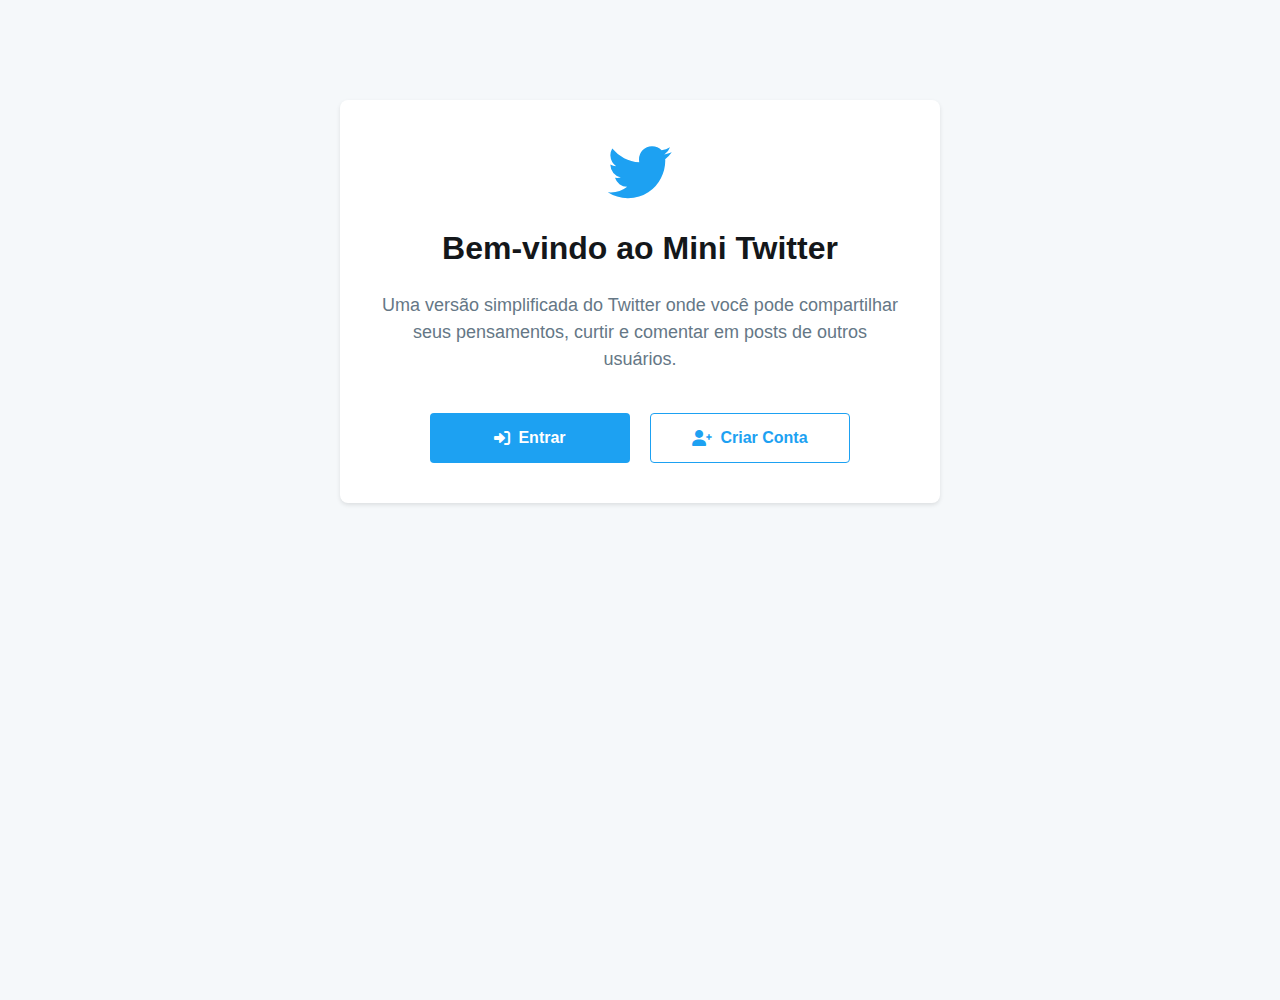
<file: index.html>
<!DOCTYPE html>
<html lang="pt-BR">
<head>
    <meta charset="UTF-8">
    <meta name="viewport" content="width=device-width, initial-scale=1.0">
    <meta name="description" content="Mini Twitter - Uma versão simplificada do Twitter">
    <title>Mini Twitter</title>
    
    <!-- CSS -->
    <link rel="stylesheet" href="css/reset.css">
    <link rel="stylesheet" href="css/style.css">
    <!-- Font Awesome -->
    <link rel="stylesheet" href="https://cdnjs.cloudflare.com/ajax/libs/font-awesome/6.0.0/css/all.min.css">
</head>
<body>
    <main class="container">
        <div class="welcome-container">
            <div class="welcome-header">
                <i class="fab fa-twitter"></i>
                <h1>Bem-vindo ao Mini Twitter</h1>
                <p>Uma versão simplificada do Twitter onde você pode compartilhar seus pensamentos, curtir e comentar em posts de outros usuários.</p>
            </div>
            <div class="welcome-actions">
                <a href="login.html" class="btn btn-primary">
                    <i class="fas fa-sign-in-alt"></i>
                    Entrar
                </a>
                <a href="register.html" class="btn btn-secondary">
                    <i class="fas fa-user-plus"></i>
                    Criar Conta
                </a>
            </div>
        </div>
    </main>

    <!-- Scripts -->
    <script type="module">
        import { Storage } from './js/repositories/storage.js';

        document.addEventListener('DOMContentLoaded', () => {
            // Verificar se o usuário já está autenticado
            const token = Storage.getToken();
            if (token) {
                window.location.replace('feed.html');
            }
        });
    </script>
</body>
</html>
</file>
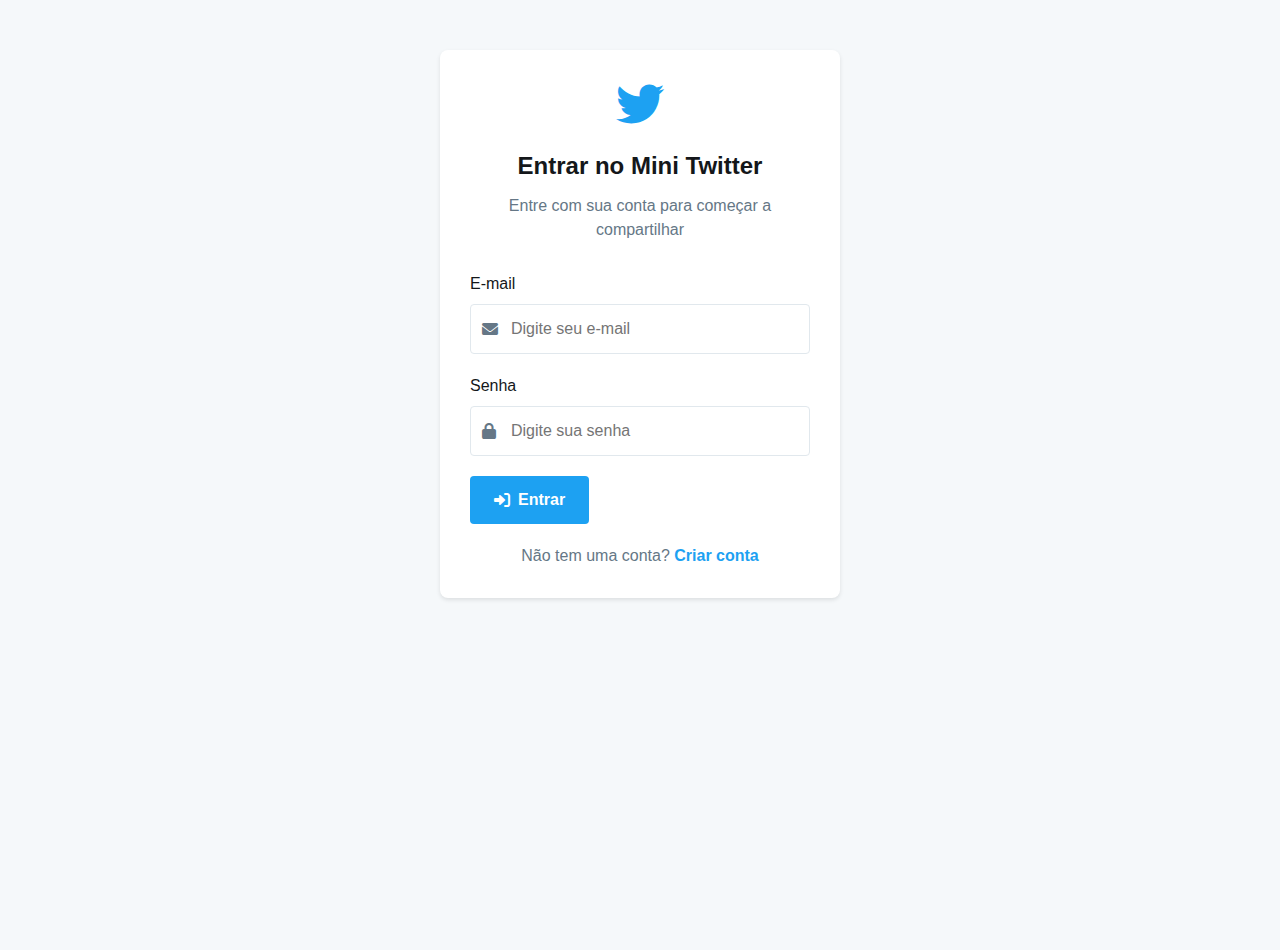
<file: feed.html>
<!DOCTYPE html>
<html lang="pt-BR">
<head>
    <meta charset="UTF-8">
    <meta name="viewport" content="width=device-width, initial-scale=1.0">
    <meta name="description" content="Mini Twitter - Feed">
    <title>Feed - Mini Twitter</title>
    
    <!-- CSS -->
    <link rel="stylesheet" href="css/reset.css">
    <link rel="stylesheet" href="css/style.css">
    <!-- Font Awesome -->
    <link rel="stylesheet" href="https://cdnjs.cloudflare.com/ajax/libs/font-awesome/6.0.0/css/all.min.css">
    <style>
        .feed-container {
            max-width: 600px;
            margin: 20px auto;
            padding: 20px;
        }

        .post-form {
            background-color: #fff;
            padding: 20px;
            border-radius: 8px;
            box-shadow: 0 2px 4px rgba(0, 0, 0, 0.1);
            margin-bottom: 20px;
        }

        .post-form textarea {
            width: 100%;
            min-height: 100px;
            padding: 12px;
            border: 1px solid var(--border-color);
            border-radius: 4px;
            font-size: 16px;
            resize: vertical;
            margin-bottom: 10px;
        }

        .post-form textarea:focus {
            border-color: var(--primary-color);
            outline: none;
        }

        .post-form .char-count {
            text-align: right;
            color: var(--text-color);
            font-size: 14px;
            margin-bottom: 10px;
        }

        .post-form .char-count.warning {
            color: var(--warning-color);
        }

        .post-form .char-count.error {
            color: var(--error-color);
        }

        .post-form button {
            width: 100%;
            padding: 12px;
            background-color: var(--primary-color);
            color: white;
            border: none;
            border-radius: 4px;
            font-size: 16px;
            font-weight: 600;
            cursor: pointer;
            transition: background-color 0.3s;
        }

        .post-form button:hover {
            background-color: #1991DA;
        }

        .post-form button:disabled {
            background-color: var(--border-color);
            cursor: not-allowed;
        }

        .posts-container {
            display: flex;
            flex-direction: column;
            gap: 20px;
        }

        .post {
            background-color: #fff;
            padding: 20px;
            border-radius: 8px;
            box-shadow: 0 2px 4px rgba(0, 0, 0, 0.1);
        }

        .post-header {
            display: flex;
            justify-content: space-between;
            align-items: center;
            margin-bottom: 10px;
        }

        .post-info {
            display: flex;
            flex-direction: column;
        }

        .post-author {
            font-weight: 600;
            color: var(--text-color);
        }

        .post-date {
            font-size: 14px;
            color: var(--text-muted);
        }

        .post-content {
            margin-bottom: 15px;
            line-height: 1.5;
        }

        .post-actions {
            display: flex;
            gap: 15px;
        }

        .post-actions button {
            background: none;
            border: none;
            color: var(--text-muted);
            cursor: pointer;
            display: flex;
            align-items: center;
            gap: 5px;
            transition: color 0.3s;
        }

        .post-actions button:hover {
            color: var(--primary-color);
        }

        .post-actions button.liked {
            color: var(--error-color);
        }

        .post-comments {
            margin-top: 15px;
            padding-top: 15px;
            border-top: 1px solid var(--border-color);
        }

        .comment {
            padding: 10px;
            background-color: var(--bg-light);
            border-radius: 4px;
            margin-bottom: 10px;
        }

        .comment-author {
            font-weight: 600;
            margin-bottom: 5px;
        }

        .loading {
            text-align: center;
            padding: 20px;
            color: var(--primary-color);
        }

        .error-message {
            background-color: var(--error-color);
            color: white;
            padding: 10px;
            border-radius: 4px;
            margin-bottom: 20px;
        }

        .success-message {
            background-color: var(--success-color);
            color: white;
            padding: 10px;
            border-radius: 4px;
            margin-bottom: 20px;
        }

        .no-posts {
            text-align: center;
            padding: 40px;
            color: var(--text-muted);
        }

        .no-posts i {
            font-size: 48px;
            margin-bottom: 10px;
        }
    </style>
</head>
<body>
    <header class="header">
        <nav class="nav container">
            <a href="feed.html" class="logo">
                <i class="fab fa-twitter"></i>
                Mini Twitter
            </a>
            <div class="nav-links">
                <a href="feed.html" class="nav-link active">
                    <i class="fas fa-home"></i>
                    Feed
                </a>
                <a href="profile.html" class="nav-link">
                    <i class="fas fa-user"></i>
                    Perfil
                </a>
                <button id="logoutBtn" class="btn btn-danger">
                    <i class="fas fa-sign-out-alt"></i>
                    Sair
                </button>
            </div>
        </nav>
    </header>

    <main class="container">
        <div class="feed-container">
            <form id="postForm" class="post-form">
                <textarea 
                    id="postContent"
                    placeholder="O que está acontecendo?" 
                    maxlength="280"
                    required
                ></textarea>
                <div class="char-count">280 caracteres restantes</div>
                <button type="submit" class="btn btn-primary">
                    <i class="fas fa-paper-plane"></i>
                    Publicar
                </button>
            </form>

            <div id="postsContainer" class="posts-container">
                <!-- Posts serão inseridos aqui via JavaScript -->
            </div>
        </div>
    </main>

    <!-- Scripts -->
    <script type="module">
        import { PostController } from './js/controllers/postController.js';
        import { Storage } from './js/repositories/storage.js';

        document.addEventListener('DOMContentLoaded', () => {
            // Verifica se o usuário está autenticado
            const token = Storage.getToken();
            if (!token) {
                window.location.replace('login.html');
                return;
            }

            // Inicializa o controlador de posts
            new PostController();

            // Configura o botão de logout
            const logoutBtn = document.getElementById('logoutBtn');
            if (logoutBtn) {
                logoutBtn.addEventListener('click', () => {
                    Storage.clear();
                    window.location.replace('login.html');
                });
            }
        });
    </script>
</body>
</html>
</file>
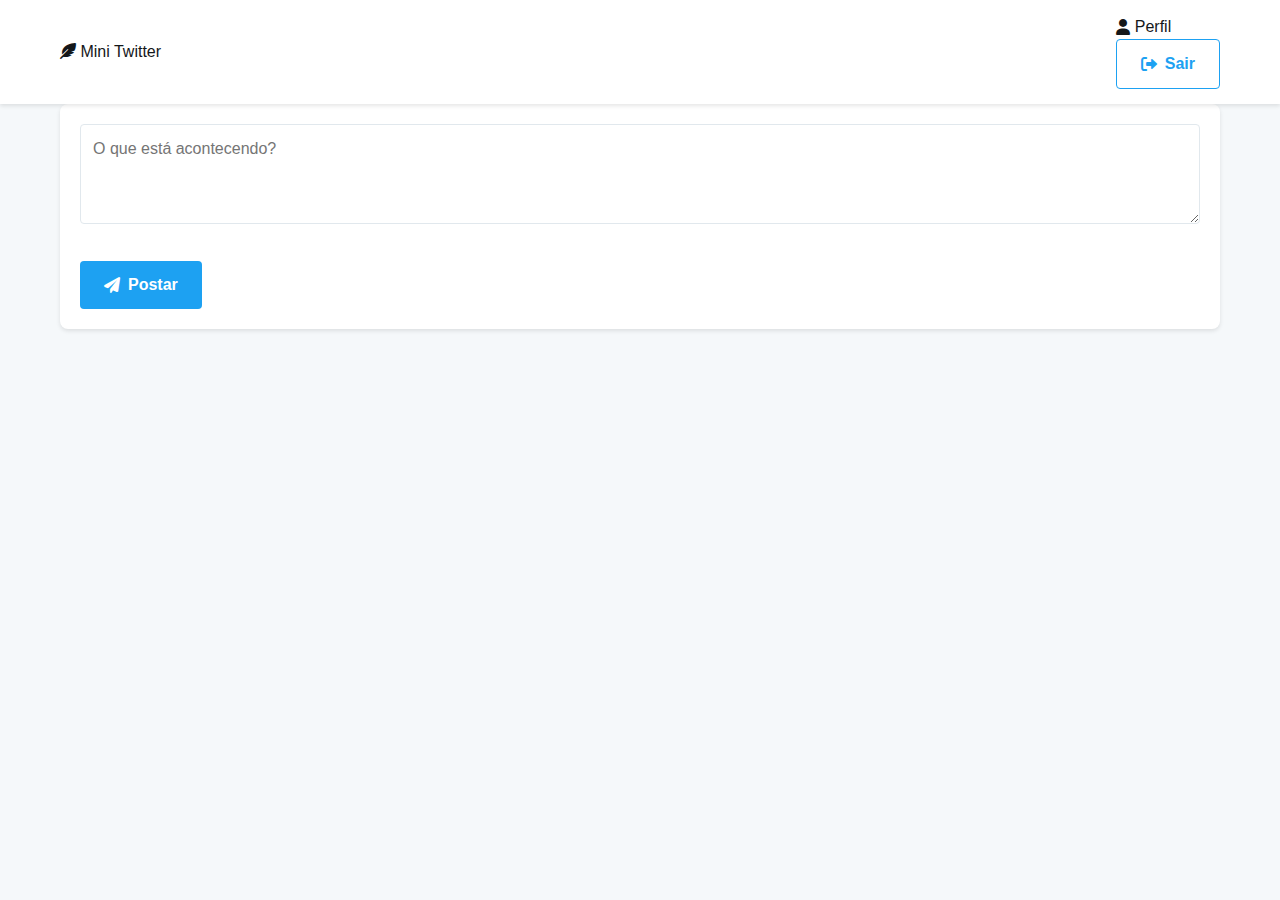
<file: home.html>
<!DOCTYPE html>
<html lang="pt-BR">
<head>
    <meta charset="UTF-8">
    <meta name="viewport" content="width=device-width, initial-scale=1.0">
    <meta name="description" content="Mini Twitter - Home">
    <title>Home - Mini Twitter</title>
    
    <!-- CSS -->
    <link rel="stylesheet" href="css/reset.css">
    <link rel="stylesheet" href="css/style.css">
    <!-- Font Awesome -->
    <link rel="stylesheet" href="https://cdnjs.cloudflare.com/ajax/libs/font-awesome/6.0.0/css/all.min.css">
</head>
<body>
    <header class="header">
        <div class="container">
            <nav class="nav">
                <a href="home.html" class="nav-logo">
                    <i class="fas fa-feather-alt"></i>
                    Mini Twitter
                </a>
                <div class="nav-menu">
                    <a href="profile.html" class="nav-link">
                        <i class="fas fa-user"></i>
                        Perfil
                    </a>
                    <button id="logoutBtn" class="btn btn-secondary">
                        <i class="fas fa-sign-out-alt"></i>
                        Sair
                    </button>
                </div>
            </nav>
        </div>
    </header>

    <main class="container">
        <div class="content-wrapper">
            <div class="post-form-container">
                <form id="postForm" class="post-form">
                    <div class="form-group">
                        <textarea id="postContent" class="form-control" placeholder="O que está acontecendo?" required></textarea>
                    </div>
                    <button type="submit" class="btn btn-primary">
                        <i class="fas fa-paper-plane"></i>
                        Postar
                    </button>
                </form>
            </div>

            <div id="postsList" class="posts-list">
                <!-- Posts will be loaded here -->
            </div>
        </div>
    </main>

    <!-- Scripts -->
    <script type="module">
        import PostController from './js/controllers/postController.js';
        import AuthController from './js/controllers/authController.js';
        import { storage } from './js/repositories/storage.js';

        document.addEventListener('DOMContentLoaded', () => {
            new PostController();
            new AuthController();

            // Configura o botão de logout
            const logoutBtn = document.getElementById('logoutBtn');
            if (logoutBtn) {
                logoutBtn.addEventListener('click', () => {
                    storage.clearUserData();
                    window.location.href = 'login.html';
                });
            }
        });
    </script>
</body>
</html>
</file>
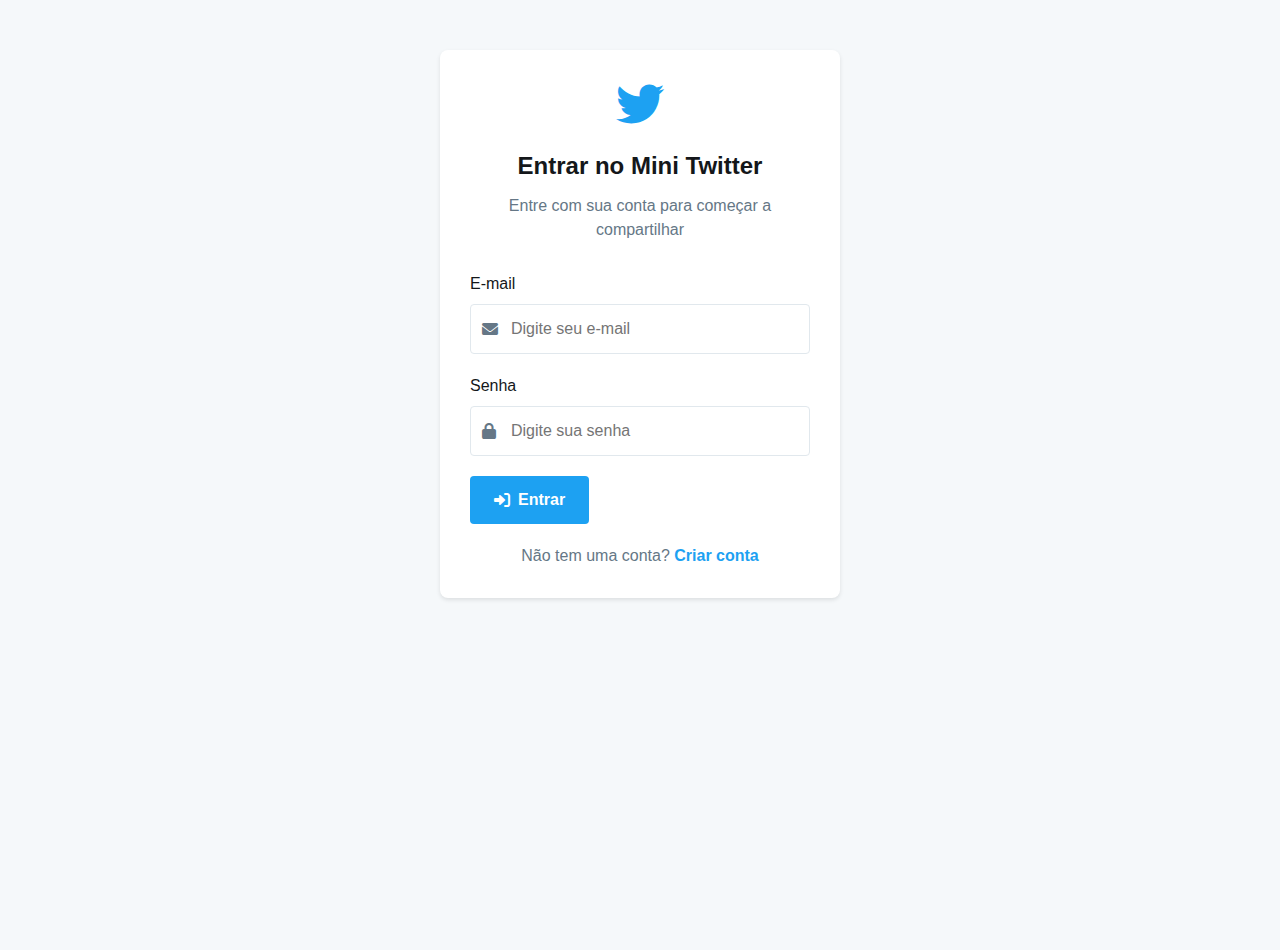
<file: login.html>
<!DOCTYPE html>
<html lang="pt-BR">
<head>
    <meta charset="UTF-8">
    <meta name="viewport" content="width=device-width, initial-scale=1.0">
    <meta name="description" content="Mini Twitter - Login">
    <title>Login - Mini Twitter</title>
    
    <!-- CSS -->
    <link rel="stylesheet" href="css/reset.css">
    <link rel="stylesheet" href="css/style.css">
    <!-- Font Awesome -->
    <link rel="stylesheet" href="https://cdnjs.cloudflare.com/ajax/libs/font-awesome/6.0.0/css/all.min.css">
</head>
<body>
    <main class="container">
        <div class="auth-container">
            <div class="auth-header">
                <i class="fab fa-twitter"></i>
                <h1>Entrar no Mini Twitter</h1>
                <p>Entre com sua conta para começar a compartilhar</p>
            </div>

            <form id="loginForm" class="auth-form">
                <div class="form-group">
                    <label for="email">E-mail</label>
                    <div class="input-group">
                        <i class="fas fa-envelope"></i>
                        <input 
                            type="email" 
                            id="email" 
                            name="email" 
                            class="form-control" 
                            placeholder="Digite seu e-mail"
                            required
                        >
                    </div>
                </div>

                <div class="form-group">
                    <label for="password">Senha</label>
                    <div class="input-group">
                        <i class="fas fa-lock"></i>
                        <input 
                            type="password" 
                            id="password" 
                            name="password" 
                            class="form-control" 
                            placeholder="Digite sua senha"
                            required
                        >
                    </div>
                </div>

                <button type="submit" class="btn btn-primary">
                    <i class="fas fa-sign-in-alt"></i>
                    Entrar
                </button>
            </form>

            <div class="auth-footer">
                <p>Não tem uma conta? <a href="register.html">Criar conta</a></p>
            </div>
        </div>
    </main>

    <!-- Scripts -->
    <script type="module">
        import { AuthController } from './js/controllers/authController.js';
        import { Storage } from './js/repositories/storage.js';

        document.addEventListener('DOMContentLoaded', () => {
            // Verificar se já está autenticado
            const token = Storage.getToken();
            if (token) {
                window.location.replace('feed.html');
                return;
            }

            // Inicializar o controlador de autenticação
            new AuthController();
        });
    </script>
</body>
</html>
</file>
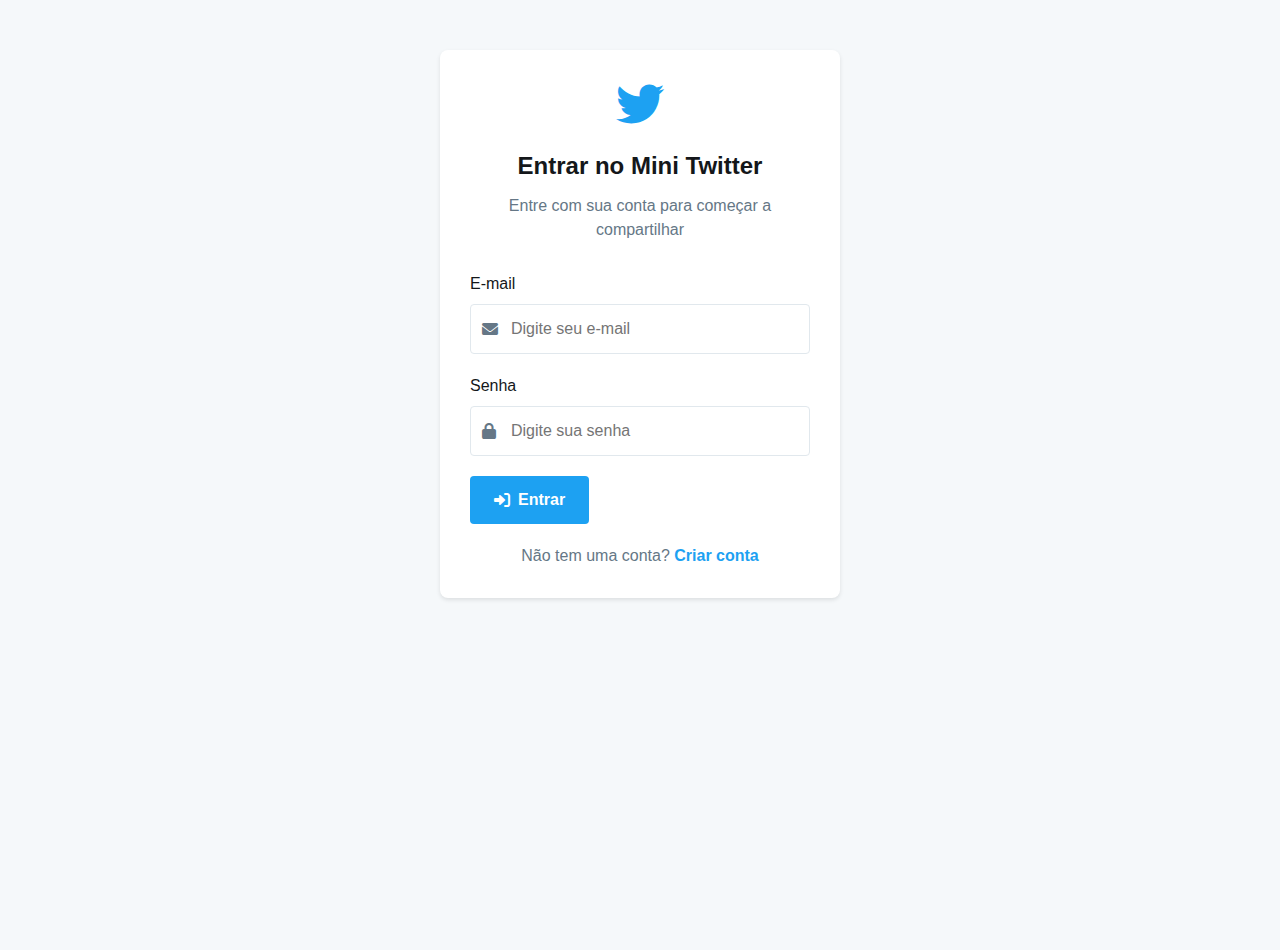
<file: profile.html>
<!DOCTYPE html>
<html lang="pt-BR">
<head>
    <meta charset="UTF-8">
    <meta name="viewport" content="width=device-width, initial-scale=1.0">
    <meta name="description" content="Mini Twitter - Perfil">
    <title>Meu Perfil - Mini Twitter</title>
    
    <!-- CSS -->
    <link rel="stylesheet" href="css/reset.css">
    <link rel="stylesheet" href="css/style.css">
    <!-- Font Awesome -->
    <link rel="stylesheet" href="https://cdnjs.cloudflare.com/ajax/libs/font-awesome/6.0.0/css/all.min.css">
    <style>
        .profile-container {
            max-width: 600px;
            margin: 20px auto;
            padding: 20px;
        }

        .profile-header {
            background-color: #fff;
            padding: 20px;
            border-radius: 8px;
            box-shadow: 0 2px 4px rgba(0, 0, 0, 0.1);
            margin-bottom: 20px;
        }

        .profile-info {
            display: flex;
            align-items: center;
            gap: 20px;
            margin-bottom: 20px;
        }

        .profile-avatar {
            width: 100px;
            height: 100px;
            border-radius: 50%;
            background-color: var(--primary-color);
            display: flex;
            align-items: center;
            justify-content: center;
            color: white;
            font-size: 48px;
        }

        .profile-details {
            flex: 1;
        }

        .profile-username {
            font-size: 24px;
            font-weight: 600;
            margin-bottom: 5px;
        }

        .profile-email {
            color: var(--text-muted);
            margin-bottom: 10px;
        }

        .profile-stats {
            display: flex;
            gap: 20px;
            margin-top: 10px;
        }

        .stat {
            display: flex;
            flex-direction: column;
            align-items: center;
        }

        .stat-value {
            font-size: 20px;
            font-weight: 600;
            color: var(--primary-color);
        }

        .stat-label {
            font-size: 14px;
            color: var(--text-muted);
        }

        .profile-actions {
            display: flex;
            gap: 10px;
        }

        .btn-edit {
            background-color: var(--primary-color);
            color: white;
            border: none;
            padding: 8px 16px;
            border-radius: 4px;
            cursor: pointer;
            display: flex;
            align-items: center;
            gap: 5px;
            transition: background-color 0.3s;
        }

        .btn-edit:hover {
            background-color: #1991DA;
        }

        .edit-form {
            display: none;
            margin-top: 20px;
            padding-top: 20px;
            border-top: 1px solid var(--border-color);
        }

        .edit-form.active {
            display: block;
        }

        .form-group {
            margin-bottom: 15px;
        }

        .form-group label {
            display: block;
            margin-bottom: 5px;
            font-weight: 500;
        }

        .form-group input {
            width: 100%;
            padding: 8px;
            border: 1px solid var(--border-color);
            border-radius: 4px;
        }

        .form-group input:focus {
            border-color: var(--primary-color);
            outline: none;
        }

        .form-actions {
            display: flex;
            gap: 10px;
            justify-content: flex-end;
        }

        .btn-cancel {
            background-color: var(--border-color);
            color: var(--text-color);
            border: none;
            padding: 8px 16px;
            border-radius: 4px;
            cursor: pointer;
            transition: background-color 0.3s;
        }

        .btn-cancel:hover {
            background-color: #d1d1d1;
        }

        .btn-save {
            background-color: var(--success-color);
            color: white;
            border: none;
            padding: 8px 16px;
            border-radius: 4px;
            cursor: pointer;
            transition: background-color 0.3s;
        }

        .btn-save:hover {
            background-color: #28a745;
        }

        .posts-container {
            display: flex;
            flex-direction: column;
            gap: 20px;
        }

        .post {
            background-color: #fff;
            padding: 20px;
            border-radius: 8px;
            box-shadow: 0 2px 4px rgba(0, 0, 0, 0.1);
        }

        .post-header {
            display: flex;
            justify-content: space-between;
            align-items: center;
            margin-bottom: 10px;
        }

        .post-info {
            display: flex;
            flex-direction: column;
        }

        .post-author {
            font-weight: 600;
            color: var(--text-color);
        }

        .post-date {
            font-size: 14px;
            color: var(--text-muted);
        }

        .post-content {
            margin-bottom: 15px;
            line-height: 1.5;
        }

        .post-actions {
            display: flex;
            gap: 15px;
        }

        .post-actions button {
            background: none;
            border: none;
            color: var(--text-muted);
            cursor: pointer;
            display: flex;
            align-items: center;
            gap: 5px;
            transition: color 0.3s;
        }

        .post-actions button:hover {
            color: var(--primary-color);
        }

        .post-actions button.liked {
            color: var(--error-color);
        }

        .post-comments {
            margin-top: 15px;
            padding-top: 15px;
            border-top: 1px solid var(--border-color);
        }

        .comment {
            padding: 10px;
            background-color: var(--bg-light);
            border-radius: 4px;
            margin-bottom: 10px;
        }

        .comment-author {
            font-weight: 600;
            margin-bottom: 5px;
        }

        .loading {
            text-align: center;
            padding: 20px;
            color: var(--primary-color);
        }

        .error-message {
            background-color: var(--error-color);
            color: white;
            padding: 10px;
            border-radius: 4px;
            margin-bottom: 20px;
        }

        .success-message {
            background-color: var(--success-color);
            color: white;
            padding: 10px;
            border-radius: 4px;
            margin-bottom: 20px;
        }

        .no-posts {
            text-align: center;
            padding: 40px;
            color: var(--text-muted);
        }

        .no-posts i {
            font-size: 48px;
            margin-bottom: 10px;
        }
    </style>
</head>
<body>
    <header class="header">
        <nav class="nav">
            <a href="feed.html" class="nav-link">
                <i class="fas fa-home"></i>
                Feed
            </a>
            <a href="profile.html" class="nav-link active">
                <i class="fas fa-user"></i>
                Perfil
            </a>
            <button id="logoutBtn" class="btn btn-danger">
                <i class="fas fa-sign-out-alt"></i>
                Sair
            </button>
        </nav>
    </header>

    <main class="container">
        <section class="profile-section">
            <h1>Meu Perfil</h1>
            <p id="createdAt" class="profile-date"></p>

            <form id="profileForm" class="form">
                <div class="form-group">
                    <label for="username">Nome de usuário</label>
                    <input type="text" id="username" name="username" required>
                </div>

                <div class="form-group">
                    <label for="email">E-mail</label>
                    <input type="email" id="email" name="email" required>
                </div>

                <button type="submit" class="btn btn-primary">
                    <i class="fas fa-save"></i>
                    Salvar Alterações
                </button>
            </form>
        </section>

        <section class="posts-section">
            <h2>Minhas Postagens</h2>
            <div id="userPosts" class="posts-container">
                <!-- As postagens serão carregadas aqui via JavaScript -->
            </div>
        </section>
    </main>

    <script type="module">
        import { ProfileController } from './js/controllers/profileController.js';
        import { Storage } from './js/repositories/storage.js';

        document.addEventListener('DOMContentLoaded', () => {
            new ProfileController();

            const logoutBtn = document.getElementById('logoutBtn');
            if (logoutBtn) {
                logoutBtn.addEventListener('click', () => {
                    Storage.clear();
                    window.location.replace('login.html');
                });
            }
        });
    </script>
</body>
</html>
</file>
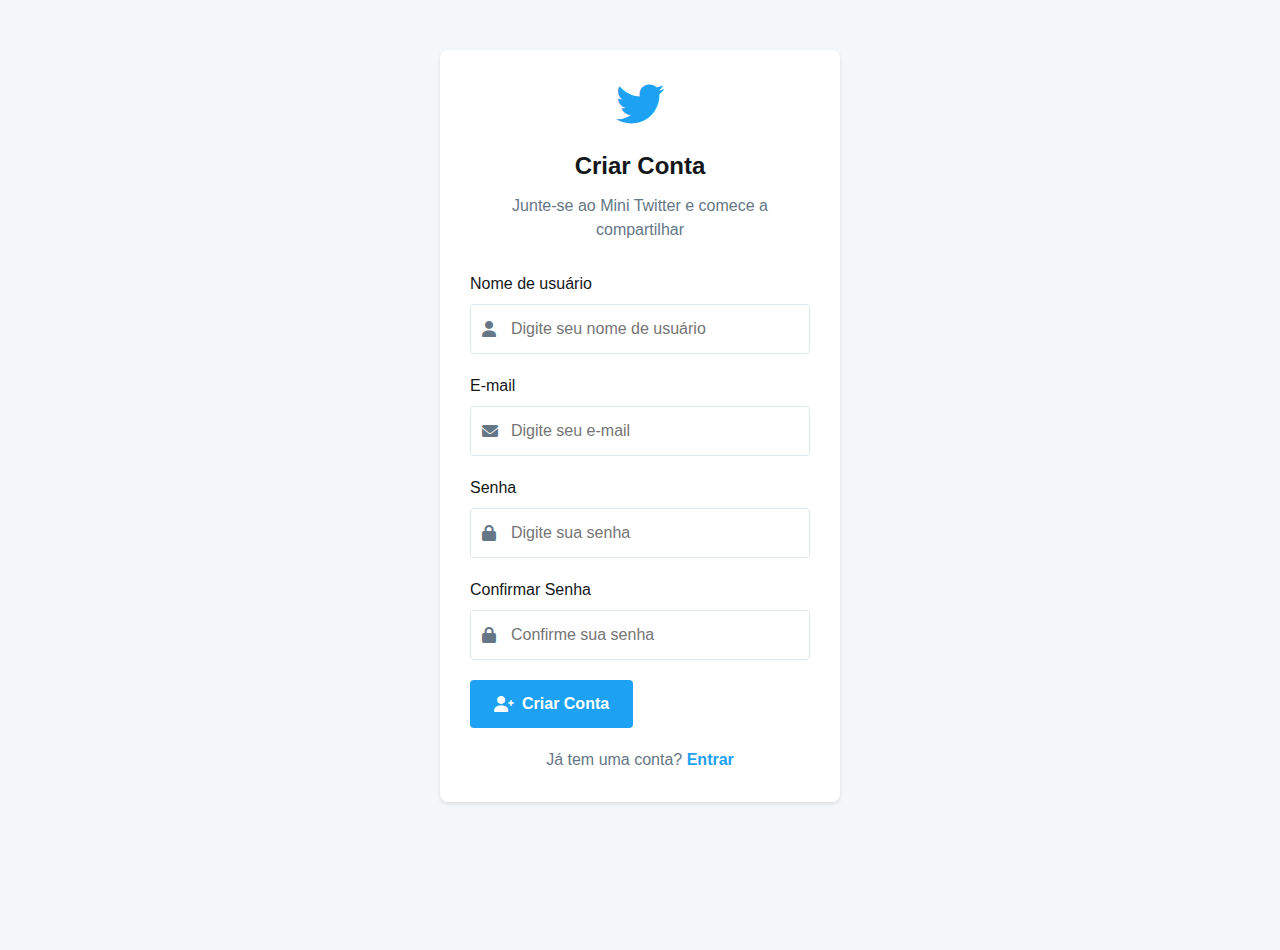
<file: register.html>
<!DOCTYPE html>
<html lang="pt-BR">
<head>
    <meta charset="UTF-8">
    <meta name="viewport" content="width=device-width, initial-scale=1.0">
    <meta name="description" content="Mini Twitter - Cadastro">
    <title>Cadastro - Mini Twitter</title>
    
    <!-- CSS -->
    <link rel="stylesheet" href="css/reset.css">
    <link rel="stylesheet" href="css/style.css">
    <!-- Font Awesome -->
    <link rel="stylesheet" href="https://cdnjs.cloudflare.com/ajax/libs/font-awesome/6.0.0/css/all.min.css">
</head>
<body>
    <main class="container">
        <div class="auth-container">
            <div class="auth-header">
                <i class="fab fa-twitter"></i>
                <h1>Criar Conta</h1>
                <p>Junte-se ao Mini Twitter e comece a compartilhar</p>
            </div>

            <form id="registerForm" class="auth-form">
                <div class="form-group">
                    <label for="username">Nome de usuário</label>
                    <div class="input-group">
                        <i class="fas fa-user"></i>
                        <input 
                            type="text" 
                            id="username" 
                            name="username" 
                            class="form-control" 
                            placeholder="Digite seu nome de usuário"
                            required
                        >
                    </div>
                </div>

                <div class="form-group">
                    <label for="email">E-mail</label>
                    <div class="input-group">
                        <i class="fas fa-envelope"></i>
                        <input 
                            type="email" 
                            id="email" 
                            name="email" 
                            class="form-control" 
                            placeholder="Digite seu e-mail"
                            required
                        >
                    </div>
                </div>

                <div class="form-group">
                    <label for="password">Senha</label>
                    <div class="input-group">
                        <i class="fas fa-lock"></i>
                        <input 
                            type="password" 
                            id="password" 
                            name="password" 
                            class="form-control" 
                            placeholder="Digite sua senha"
                            required 
                            minlength="6"
                        >
                    </div>
                </div>

                <div class="form-group">
                    <label for="confirmPassword">Confirmar Senha</label>
                    <div class="input-group">
                        <i class="fas fa-lock"></i>
                        <input 
                            type="password" 
                            id="confirmPassword" 
                            name="confirmPassword" 
                            class="form-control" 
                            placeholder="Confirme sua senha"
                            required 
                            minlength="6"
                        >
                    </div>
                </div>

                <button type="submit" class="btn btn-primary">
                    <i class="fas fa-user-plus"></i>
                    Criar Conta
                </button>
            </form>

            <div class="auth-footer">
                <p>Já tem uma conta? <a href="login.html">Entrar</a></p>
            </div>
        </div>
    </main>

    <!-- Scripts -->
    <script type="module">
        import { AuthController } from './js/controllers/authController.js';

        document.addEventListener('DOMContentLoaded', () => {
            new AuthController();
        });
    </script>
</body>
</html>
</file>
<file: css/style.css>
:root {
    --primary-color: #1DA1F2;
    --secondary-color: #14171A;
    --text-color: #14171A;
    --text-muted: #657786;
    --border-color: #E1E8ED;
    --background-color: #F5F8FA;
    --error-color: #E0245E;
    --success-color: #17BF63;
    --warning-color: #FFAD1F;
    --bg-light: #F5F8FA;
}

body {
    background-color: var(--background-color);
    color: var(--text-color);
}

.container {
    max-width: 1200px;
    margin: 0 auto;
    padding: 0 20px;
}

/* Header e Navegação */
.header {
    background-color: white;
    box-shadow: 0 2px 4px rgba(0, 0, 0, 0.1);
    position: sticky;
    top: 0;
    z-index: 100;
}

.nav {
    display: flex;
    justify-content: space-between;
    align-items: center;
    padding: 15px 0;
}

.logo {
    color: var(--primary-color);
    font-size: 24px;
    font-weight: bold;
    display: flex;
    align-items: center;
    gap: 10px;
}

.nav-links {
    display: flex;
    align-items: center;
    gap: 20px;
}

.nav-link {
    color: var(--text-color);
    display: flex;
    align-items: center;
    gap: 5px;
}

.nav-link.active {
    color: var(--primary-color);
}

/* Botões */
.btn {
    display: inline-flex;
    align-items: center;
    justify-content: center;
    padding: 12px 24px;
    border-radius: 4px;
    font-weight: 600;
    transition: all 0.3s ease;
    gap: 8px;
}

.btn i {
    font-size: 16px;
}

.btn-primary {
    background-color: var(--primary-color);
    color: white;
}

.btn-primary:hover {
    background-color: #1991DA;
}

.btn-secondary {
    background-color: white;
    color: var(--primary-color);
    border: 1px solid var(--primary-color);
}

.btn-secondary:hover {
    background-color: #F5F8FA;
}

/* Formulários */
.form-group {
    margin-bottom: 20px;
}

.form-group label {
    display: block;
    margin-bottom: 8px;
    font-weight: 500;
}

.form-control {
    width: 100%;
    padding: 12px;
    border: 1px solid var(--border-color);
    border-radius: 4px;
    transition: border-color 0.3s;
}

.form-control:focus {
    border-color: var(--primary-color);
    outline: none;
}

/* Feed */
.feed-container {
    max-width: 600px;
    margin: 20px auto;
    padding: 20px;
}

.post-form {
    background-color: white;
    padding: 20px;
    border-radius: 8px;
    box-shadow: 0 2px 4px rgba(0, 0, 0, 0.1);
    margin-bottom: 20px;
}

.post-form textarea {
    width: 100%;
    min-height: 100px;
    padding: 12px;
    border: 1px solid var(--border-color);
    border-radius: 4px;
    font-size: 16px;
    resize: vertical;
    margin-bottom: 10px;
}

.post-form textarea:focus {
    border-color: var(--primary-color);
    outline: none;
}

.char-count {
    text-align: right;
    color: var(--text-color);
    font-size: 14px;
    margin-bottom: 10px;
}

.char-count.warning {
    color: var(--warning-color);
}

.char-count.error {
    color: var(--error-color);
}

.posts-container {
    display: flex;
    flex-direction: column;
    gap: 20px;
}

.post {
    background-color: white;
    padding: 20px;
    border-radius: 8px;
    box-shadow: 0 2px 4px rgba(0, 0, 0, 0.1);
}

.post-header {
    display: flex;
    justify-content: space-between;
    align-items: center;
    margin-bottom: 10px;
}

.post-info {
    display: flex;
    flex-direction: column;
}

.post-author {
    font-weight: 600;
    color: var(--text-color);
}

.post-date {
    font-size: 14px;
    color: var(--text-muted);
}

.post-content {
    margin-bottom: 15px;
    line-height: 1.5;
}

.post-actions {
    display: flex;
    gap: 15px;
}

.post-actions button {
    background: none;
    border: none;
    color: var(--text-muted);
    cursor: pointer;
    display: flex;
    align-items: center;
    gap: 5px;
    transition: color 0.3s;
}

.post-actions button:hover {
    color: var(--primary-color);
}

.post-actions button.liked {
    color: var(--error-color);
}

/* Autenticação */
.auth-container {
    max-width: 400px;
    margin: 50px auto;
    padding: 30px;
    background-color: white;
    border-radius: 8px;
    box-shadow: 0 2px 4px rgba(0, 0, 0, 0.1);
}

.auth-header {
    text-align: center;
    margin-bottom: 30px;
}

.auth-header i {
    font-size: 48px;
    color: var(--primary-color);
    margin-bottom: 20px;
}

.auth-header h1 {
    color: var(--text-color);
    font-size: 24px;
    margin-bottom: 10px;
}

.auth-header p {
    color: var(--text-muted);
}

.auth-form {
    margin-bottom: 20px;
}

.input-group {
    position: relative;
    display: flex;
    align-items: center;
}

.input-group i {
    position: absolute;
    left: 12px;
    color: var(--text-muted);
}

.input-group .form-control {
    padding-left: 40px;
}

.auth-footer {
    text-align: center;
    margin-top: 20px;
    color: var(--text-muted);
}

.auth-footer a {
    color: var(--primary-color);
    text-decoration: none;
    font-weight: 600;
}

.auth-footer a:hover {
    text-decoration: underline;
}

/* Mensagens */
.message {
    padding: 12px;
    border-radius: 4px;
    margin-bottom: 20px;
    animation: slideIn 0.3s ease;
}

.message-error {
    background-color: var(--error-color);
    color: white;
}

.message-success {
    background-color: var(--success-color);
    color: white;
}

@keyframes slideIn {
    from {
        transform: translateY(-10px);
        opacity: 0;
    }
    to {
        transform: translateY(0);
        opacity: 1;
    }
}

/* Loading e Estados Vazios */
.loading {
    text-align: center;
    padding: 20px;
    color: var(--primary-color);
}

.no-posts {
    text-align: center;
    padding: 40px;
    color: var(--text-muted);
}

.no-posts i {
    font-size: 48px;
    margin-bottom: 10px;
}

/* Responsividade */
@media (max-width: 768px) {
    .container {
        padding: 0 15px;
    }

    .nav {
        padding: 10px 0;
    }

    .logo {
        font-size: 20px;
    }

    .nav-links {
        gap: 10px;
    }

    .btn {
        padding: 8px 16px;
    }
}

/* Página Inicial */
.welcome-container {
    max-width: 600px;
    margin: 100px auto;
    padding: 40px;
    background-color: white;
    border-radius: 8px;
    box-shadow: 0 2px 4px rgba(0, 0, 0, 0.1);
    text-align: center;
}

.welcome-header {
    margin-bottom: 40px;
}

.welcome-header i {
    font-size: 64px;
    color: var(--primary-color);
    margin-bottom: 20px;
}

.welcome-header h1 {
    color: var(--text-color);
    font-size: 32px;
    margin-bottom: 20px;
}

.welcome-header p {
    color: var(--text-muted);
    font-size: 18px;
    line-height: 1.5;
}

.welcome-actions {
    display: flex;
    gap: 20px;
    justify-content: center;
}

.welcome-actions .btn {
    min-width: 200px;
}

/* Estilos para a página de perfil */
.profile-section {
    background-color: var(--white);
    border-radius: 8px;
    padding: 2rem;
    margin-bottom: 2rem;
    box-shadow: 0 2px 4px rgba(0, 0, 0, 0.1);
}

.profile-section h1 {
    color: var(--primary);
    margin-bottom: 0.5rem;
}

.profile-date {
    color: var(--gray);
    font-size: 0.9rem;
    margin-bottom: 2rem;
}

.profile-form {
    max-width: 600px;
}

.profile-form .form-group {
    margin-bottom: 1.5rem;
}

.profile-form label {
    display: block;
    margin-bottom: 0.5rem;
    color: var(--dark);
    font-weight: 500;
}

.profile-form input {
    width: 100%;
    padding: 0.75rem;
    border: 1px solid var(--light-gray);
    border-radius: 4px;
    font-size: 1rem;
}

.profile-form input:focus {
    outline: none;
    border-color: var(--primary);
    box-shadow: 0 0 0 2px rgba(29, 161, 242, 0.1);
}

.posts-section {
    background-color: var(--white);
    border-radius: 8px;
    padding: 2rem;
    box-shadow: 0 2px 4px rgba(0, 0, 0, 0.1);
}

.posts-section h2 {
    color: var(--primary);
    margin-bottom: 1.5rem;
}

.posts-container {
    display: flex;
    flex-direction: column;
    gap: 1rem;
}

.no-posts {
    text-align: center;
    padding: 2rem;
    color: var(--gray);
}

.no-posts i {
    font-size: 3rem;
    margin-bottom: 1rem;
}

.message {
    padding: 1rem;
    border-radius: 4px;
    margin-bottom: 1rem;
    animation: slideIn 0.3s ease-out;
}

.message-success {
    background-color: #d4edda;
    color: #155724;
    border: 1px solid #c3e6cb;
}

.message-error {
    background-color: #f8d7da;
    color: #721c24;
    border: 1px solid #f5c6cb;
}

@keyframes slideIn {
    from {
        transform: translateY(-10px);
        opacity: 0;
    }
    to {
        transform: translateY(0);
        opacity: 1;
    }
}
</file>
